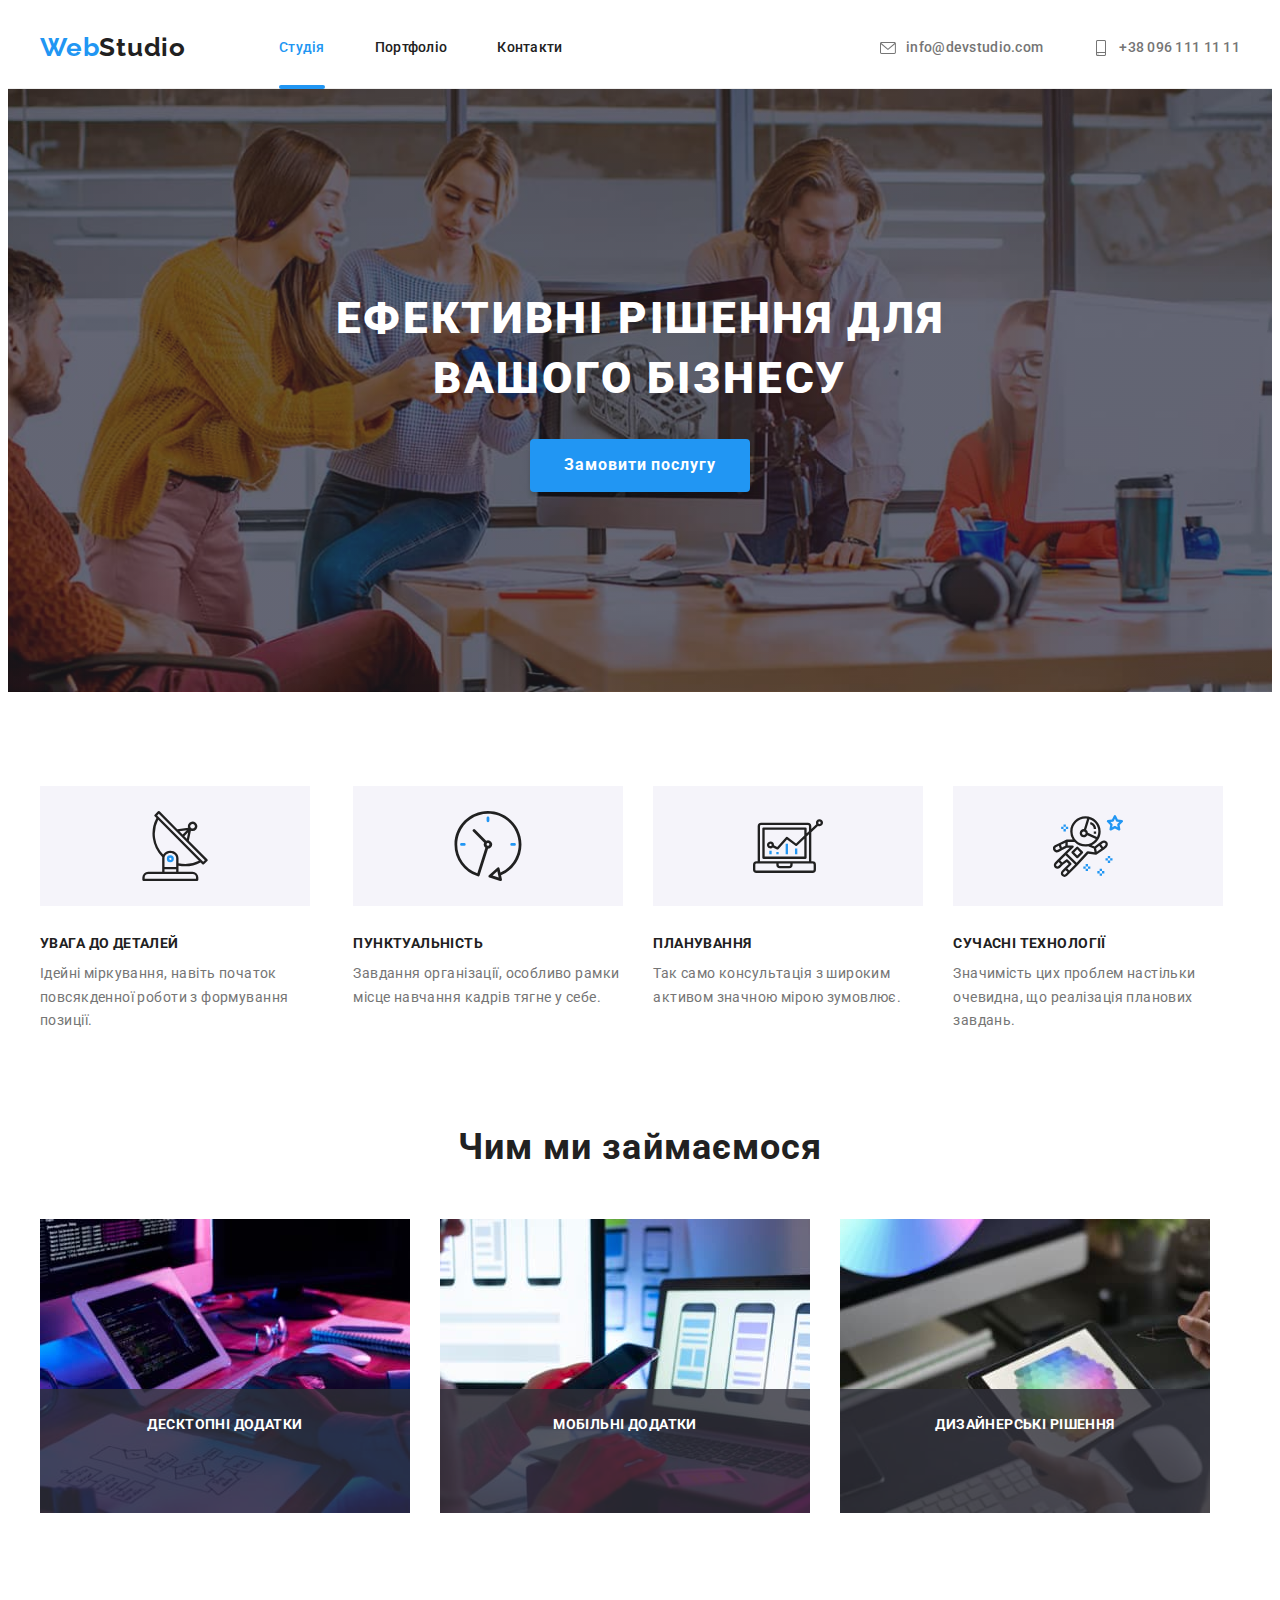
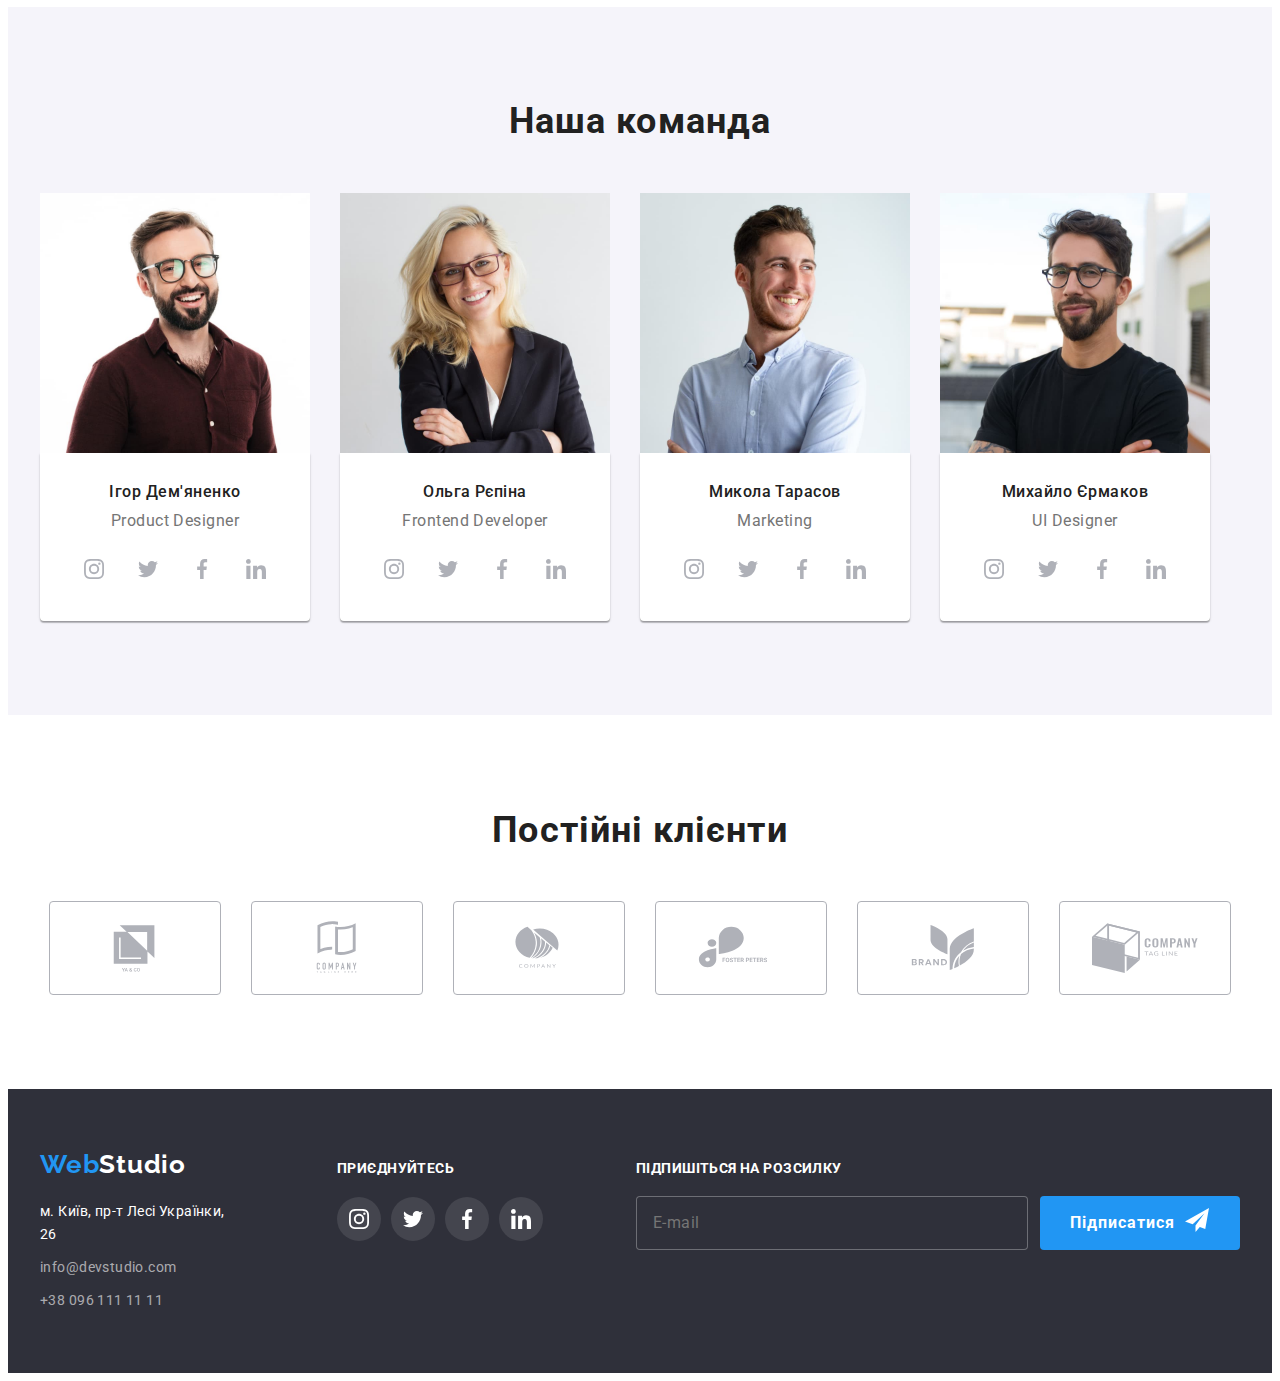
<file: index.html>
<!DOCTYPE html>
<html lang="uk">
<head>
    <meta charset="UTF-8">
    <meta http-equiv="X-UA-Compatible" content="IE=edge">
    <meta name="viewport" content="width=device-width, initial-scale=1.0">
    <title>WebStudio</title>
    <link rel="preconnect" href="https://fonts.googleapis.com">
    <link rel="preconnect" href="https://fonts.gstatic.com" crossorigin>
    <link href="https://fonts.googleapis.com/css2?family=Raleway:wght@700&family=Roboto:wght@400;500;700;900&display=swap" rel="stylesheet">
    <link rel="stylesheet" href="https://cdnjs.cloudflare.com/ajax/libs/modern-normalize/1.1.0/modern-normalize.min.css" integrity="sha512-wpPYUAdjBVSE4KJnH1VR1HeZfpl1ub8YT/NKx4PuQ5NmX2tKuGu6U/JRp5y+Y8XG2tV+wKQpNHVUX03MfMFn9Q==" crossorigin="anonymous" referrerpolicy="no-referrer" />
    <link rel="stylesheet" href="./css/style.css">
</head>
<body>
    <header class="header">
        <div class="container header-container">
            <nav class="nav-header"> 
                <a class="header-logo link" href="#"> <span class="logo">Web</span>Studio</a>
                    <ul class="header-list list">
                        <li class="header-item">
                            <a class="header-link link current" href="./index.html">Студія</a>
                        </li>
                        <li class="header-item">
                            <a class="header-link link" href="./portfolio.html">Портфоліо</a>
                        </li>
                        <li class="header-item">
                            <a class="header-link link" href="#">Контакти</a>
                        </li>
                            
                    </ul>
               
             </nav>
             <div class="header-conect">
                <ul class="header-list  list">
                    <li class="header-item"><a class="header-mail link" href="mailto:info@devstudio.com">
                     <svg class="conect-icon" width="16" height="12">
                        <use href="./image/symbol-defs.svg#icon-envelope-hover"></use>
                     </svg>info@devstudio.com</a></li>
                    <li class="header-item"><a class="header-tel link" href="tel:+380961111111">
                        <svg class="conect-icon" width="10" height="16" >
                            <use href="./image/symbol-defs.svg#icon-smartphone01"></use>
                        </svg>
                        +38 096 111 11 11</a></li>
                 </ul>
             </div>
             
        </div>
   
    </header>
    
    <main>
        <section class="hero">
            <div class="container">
                <h1 class="hero-title">Ефективні рішення для вашого бізнесу</h1>
                <button class="hero-btn-text" data-modal-open type="button">Замовити послугу</button>
            </div>
            
        </section>
    
    <section class="heading">
        <div class="container"> 
            <h2 class="visually-hidden">Особливості WebStudio</h2>
            <ul class="heading-item">
                <li class="heading-list list">
                    <div class="header-back">
                <svg class="heading-icon" width="70" height="70">
                  <use href="./image/symbol-defs.svg#icon-antenna"></use>
                </svg>
                    </div>
                    <h3 class="heading-subtitle">Увага до деталей</h3>
                    <p class="heading-text">Ідейні міркування,  навіть початок повсякденної роботи з формування позиції.</p>
                </li>
                <li class="heading-list list">
                    <div class="header-back">
                        <svg class="heading-icon" width="70" height="70">
                          <use href="./image/symbol-defs.svg#icon-clock"></use>
                        </svg>
                            </div>
                    <h3 class="heading-subtitle" >Пунктуальність</h3>
                    <p class="heading-text">Завдання організації, особливо рамки  місце навчання кадрів тягне у себе.</p>
                </li>
                <li class="heading-list list">
                    <div class="header-back">
                        <svg class="heading-icon" width="70" height="70">
                          <use href="./image/symbol-defs.svg#icon-diagram"></use>
                        </svg>
                            </div>
                    <h3 class="heading-subtitle">Планування</h3>
                    <p class="heading-text">Так само консультація з широким активом значною мірою зумовлює.</p>
                </li>
                <li class="heading-list list">
                    <div class="header-back">
                        <svg class="heading-icon" width="70" height="70">
                          <use href="./image/symbol-defs.svg#icon-astronaut"></use>
                        </svg>
                            </div>
                    <h3 class="heading-subtitle">Сучасні технології</h3>
                    <p class="heading-text">Значимість цих проблем настільки очевидна, що реалізація планових завдань.</p>
                </li>
            </ul>
        </div>
        
    </section>
        <section class="example">
            <div class="container">
                <h2 class="example-headline">Чим ми займаємося</h2>
                <ul class="example-item"> 
                    <li class="example-list list"><a class="section-link" href="">
                        <img src="./image/box1.jpg" 
                        alt="Написання структури сайту" 
                        width="370" 
                        height="294">
                    <p class="image-text">Десктопні додатки</p>
                    </a> </li>
                    <li class="example-list list"><a class="section-link" href="">
                        <img src="./image/box2.jpg" 
                        alt="Тестування додатку"  
                        width="370" 
                        height="294">
                        <p class="image-text">Мобільні додатки</p>
                    </a>
                       </li>
                    <li class="example-list list"><a class="section-link" href="">
                        <img src="./image/box3.jpg" 
                        alt="Створення графічного дизайну"  
                        width="370" 
                        height="294">
                        <p class="image-text">Дизайнерські рішення</p>
                    </a>
                       </li>
                </ul>
            </div>
         
        </section>
        
        <section class="team">
        <div class="container">
            <h2 class="team-title">Наша команда</h2>
        <ul class="team-item">
            <li class="team-list list">
               <img src="./image/igor.jpg" 
               alt="дизайнер продукту Ігор Дем'яненко" 
               width="270" 
               height="260">
               <div class="team-list-content">
                <h3 class="team-subtitle">Ігор Дем'яненко</h3>
                <p class="team-text">Product Designer</p>
                <ul class="team-soc-list list">
                    <li class="team-soc-item"><a class="team-soc-link" href="">
                        <svg class="team-soc-icon" width="20" height="20">
                        <use href="./image/symbol-defs.svg#icon-instagram"></use>
                    </svg></a>
                    </li>
                    <li class="team-soc-item"><a class="team-soc-link" href="">
                        <svg class="team-soc-icon" width="20" height="20">
                        <use href="./image/symbol-defs.svg#icon-twitter"></use>
                    </svg></a></li>
                    <li class="team-soc-item"><a class="team-soc-link" href="">
                        <svg class="team-soc-icon" width="20" height="20">
                        <use href="./image/symbol-defs.svg#icon-facebook"></use>
                    </svg></a></li>
                    <li class="team-soc-item"><a class="team-soc-link" href="">
                        <svg class="team-soc-icon" width="20" height="20">
                        <use href="./image/symbol-defs.svg#icon-linkedin"></use>
                    </svg></a>
                </li>
                </ul>
               </div>
               
            </li>
            <li class="team-list list">
               <img src="./image/olga.jpg" 
               alt="Фронтенд розробник Ольга Рєпіна" 
               width="270" 
               height="260">
               <div class="team-list-content">
                <h3 class="team-subtitle">Ольга Рєпіна</h3>
                <p class="team-text">Frontend Developer</p>
                <ul class="team-soc-list list">
                    <li class="team-soc-item"><a class="team-soc-link" href="">
                        <svg class="team-soc-icon" width="20" height="20">
                        <use href="./image/symbol-defs.svg#icon-instagram"></use>
                    </svg></a>
                    </li>
                    <li class="team-soc-item"><a class="team-soc-link" href="">
                        <svg class="team-soc-icon" width="20" height="20">
                        <use href="./image/symbol-defs.svg#icon-twitter"></use>
                    </svg></a></li>
                    <li class="team-soc-item"><a class="team-soc-link" href="">
                        <svg class="team-soc-icon" width="20" height="20">
                        <use href="./image/symbol-defs.svg#icon-facebook"></use>
                    </svg></a></li>
                    <li class="team-soc-item"><a class="team-soc-link" href="">
                        <svg class="team-soc-icon" width="20" height="20">
                        <use href="./image/symbol-defs.svg#icon-linkedin"></use>
                    </svg></a>
                </li>
                </ul>
            </div>
               
            </li>
            <li class="team-list list">
                <img src="./image/mukola.jpg" 
                alt="Маркетинг Микола Тарасов" 
                width="270" 
                height="260">
                <div class="team-list-content">
                <h3 class="team-subtitle">Микола Тарасов</h3>
                <p class="team-text">Marketing</p>
                <ul class="team-soc-list list">
                    <li class="team-soc-item"><a class="team-soc-link" href="">
                        <svg class="team-soc-icon" width="20" height="20">
                        <use href="./image/symbol-defs.svg#icon-instagram"></use>
                    </svg></a>
                    </li>
                    <li class="team-soc-item"><a class="team-soc-link" href="">
                        <svg class="team-soc-icon" width="20" height="20">
                        <use href="./image/symbol-defs.svg#icon-twitter"></use>
                    </svg></a></li>
                    <li class="team-soc-item"><a class="team-soc-link" href="">
                        <svg class="team-soc-icon" width="20" height="20">
                        <use href="./image/symbol-defs.svg#icon-facebook"></use>
                    </svg></a></li>
                    <li class="team-soc-item"><a class="team-soc-link" href="">
                        <svg class="team-soc-icon" width="20" height="20">
                        <use href="./image/symbol-defs.svg#icon-linkedin"></use>
                    </svg></a>
                </li>
                </ul>
                </div>
                
            </li>
            <li class="team-list list">
                <img src="./image/muhailo.jpg" 
                alt="Дизайнер Михайло Єрмаков" 
                width="270" 
                height="260">
                <div class="team-list-content">
                 <h3 class="team-subtitle">Михайло Єрмаков</h3>
                 <p class="team-text">UI Designer</p>
                 <ul class="team-soc-list list">
                    <li class="team-soc-item"><a class="team-soc-link" href="">
                        <svg class="team-soc-icon" width="20" height="20">
                        <use href="./image/symbol-defs.svg#icon-instagram"></use>
                    </svg></a>
                    </li>
                    <li class="team-soc-item"><a class="team-soc-link" href="">
                        <svg class="team-soc-icon" width="20" height="20">
                        <use href="./image/symbol-defs.svg#icon-twitter"></use>
                    </svg></a></li>
                    <li class="team-soc-item"><a class="team-soc-link" href="">
                        <svg class="team-soc-icon" width="20" height="20">
                        <use href="./image/symbol-defs.svg#icon-facebook"></use>
                    </svg></a></li>
                    <li class="team-soc-item"><a class="team-soc-link" href="">
                        <svg class="team-soc-icon" width="20" height="20">
                        <use href="./image/symbol-defs.svg#icon-linkedin"></use>
                    </svg></a>
                </li>
                </ul>
                </div>
                
            </li>
        </ul>
        </div>
    </section>
    <section class="client">
        <div class="container">
            <h2 class="client-heading">Постійні клієнти</h2>
            <ul class="client-item">
                <li class="client-list list"><a class="client-link" href="">
                <svg class="client-icon" width="106" height="60">
                    <use href="./image/symbol-defs.svg#icon-ya_co"></use>
                </svg></a>
                </li>
                <li class="client-list list"><a class="client-link" href=""> 
                    <svg class="client-icon" width="106" height="60">
                        <use href="./image/symbol-defs.svg#icon-company1"></use>
                    </svg>
                </a></li>
                <li class="client-list list"><a class="client-link" href="">
                    <svg class="client-icon" width="106" height="60">
                        <use href="./image/symbol-defs.svg#icon-company2"></use>
                    </svg>
                </a></li>
                <li class="client-list list"><a class="client-link" href=""> 
                    <svg class="client-icon" width="106" height="60">
                        <use href="./image/symbol-defs.svg#icon-foster-peters"></use>
                    </svg>
                </a></li>
                <li class="client-list list"><a class="client-link" href="">
                    <svg class="client-icon" width="106" height="60">
                        <use href="./image/symbol-defs.svg#icon-brand"></use>
                    </svg>
                </a></li>
                <li class="client-list list"><a class="client-link" href="">
                    <svg class="client-icon" widht="106" height="60">
                        <use href="./image/symbol-defs.svg#icon-company03"></use>
                    </svg>
                </a></li>
            </ul>
        </div>
    </section>
</main>    
    <footer class="footer">
        <div class="container footer-container">  
            <div class="footer-nav">
                <a class="footer-logo link" href="#"><span class="logo">Web</span>Studio</a>
            <address class="footer-address">
               <ul class="footer-list list">
                <li class="footer-item"><a class="footer-map link " href="https://goo.gl/maps/49r9p46qc7W9gdbS7" target="_blank" rel="noreferrer noopener nofollow">м. Київ, пр-т Лесі Українки, 26</a></li>
                <li class="footer-item"><a class="footer-mail link" href="mailto:info@devstudio.com">info@devstudio.com</a></li>
                <li class="footer-item"><a class="footer-tel link" href="tel:+380961111111">+38 096 111 11 11</a></li>
               </ul>
            </address> 
            </div>
            
       
        <div class="footer-soc">
            <p class="footer-text">Приєднуйтесь</p>
            <ul class="footer-soc-list list">
                <li class="footer-soc-item"><a class="footer-soc-link link" href="">
                    <svg class="footer-soc-icon" width="20" height="20">
                        <use href="./image/symbol-defs.svg#icon-instagram-1"></use>
                    </svg>
                </a></li>
                <li class="footer-soc-item"><a class="footer-soc-link link" href=""> 
                    <svg class="footer-soc-icon" width="20" height="20">
                    <use href="./image/symbol-defs.svg#icon-twitter-1"></use>
                </svg>
            </a></li>
                <li class="footer-soc-item"><a class="footer-soc-link link" href=""> 
                    <svg class="footer-soc-icon" width="20" height="20">
                    <use href="./image/symbol-defs.svg#icon-facebook-1"></use>
                </svg>
            </a></li>
                <li class="footer-soc-item"><a class="footer-soc-link link" href="">
                    <svg class="footer-soc-icon" width="20" height="20">
                    <use href="./image/symbol-defs.svg#icon-linkedin-1"></use>
                </svg></a></li>
            </ul>
        </div>
        <div class="footer-soc">
            <p class="footer-soc-title">Підпишіться на розсилку</p>
            <form class="subscription">
                <input class="form-email" type="email" name="email" id="email" placeholder="E-mail">
                <button type="submit" class="footer-btn">Підписатися
                    <svg class="footer-icons" width="24" height="24">
                        <use href="./image/symbol-defs.svg#icon-icon-send"></use>
                    </svg>
                </button>
            </form>
        </div>
    </div>
    </footer>
<div class="backdrop is-hidden" data-modal>
    <div class="modal">
        <button type="button" data-modal-close class="modal-btn">
            <svg class="modal-clost-icon" width="18" height="18">
                <use href="./image/symbol-defs.svg#icon-close-black"></use>
            </svg>
        </button>
        <p class="modal-title">Залиште свої дані, ми вам передзвонимо</p>
        <form>
            <div class="modal-field">
                <label for="user-name" class="modal-label">Ім'я</label>
            <div class="input-wrap">
                <input type="text" class="modal-input" name="user-name" required/>
                <svg class="modal-input-icon" width="18" height="18">
                    <use href="./image/symbol-defs.svg#icon-person-black-18dp"></use>
                </svg>
            </div>
            </div>
            <div class="modal-field">
             <label for="user-tel" class="modal-label">Телефон</label>
             <div class="input-wrap">
                <input type="tel" class="modal-input" name="user-tel"required/>
                <svg class="modal-input-icon" width="18" height="18">
                    <use href="./image/symbol-defs.svg#icon-phone-black-18dp"></use>
                </svg>
            </div>
        </div>
            <div class="modal-field">
           <label for="user-email" class="modal-label">Пошта</label>
           <div class="input-wrap"><input type="email" class="modal-input" name="user-email" required/>
            <svg class="modal-input-icon" width="18" height="18">
                <use href="./image/symbol-defs.svg#icon-email-black-18dp"></use>
            </svg>
        </div>
    </div>
        <div class="modal-field-comment">
           <label for="user-text" class="modal-label"> Коментар </label>
            <textarea  name="user-text" 
            id="user-text" 
            class="modal-comment" 
            placeholder="Введіть текст"></textarea>
        </div>
      
            <input type="checkbox" class="input-check visually-hidden" name="privacy" value="true" id="privacy"/>
            <label for="privacy" class="check-text">
                <span>
                    <svg class="check-icon" width="16" height="15">
                        <use href="./image/symbol-defs.svg#icon-check-1"></use>
                    </svg>
                </span>
                Погоджуюся з розсилкою та приймаю  <a href="#" class="check-cont">Умови договору</a></label>
           
        
         <button class="send-button" type="submit">Відправити</button>
    </form>
    </div>
</div>
      <script src="./js/modal.js"></script>  
    </body>
</html>
</file>
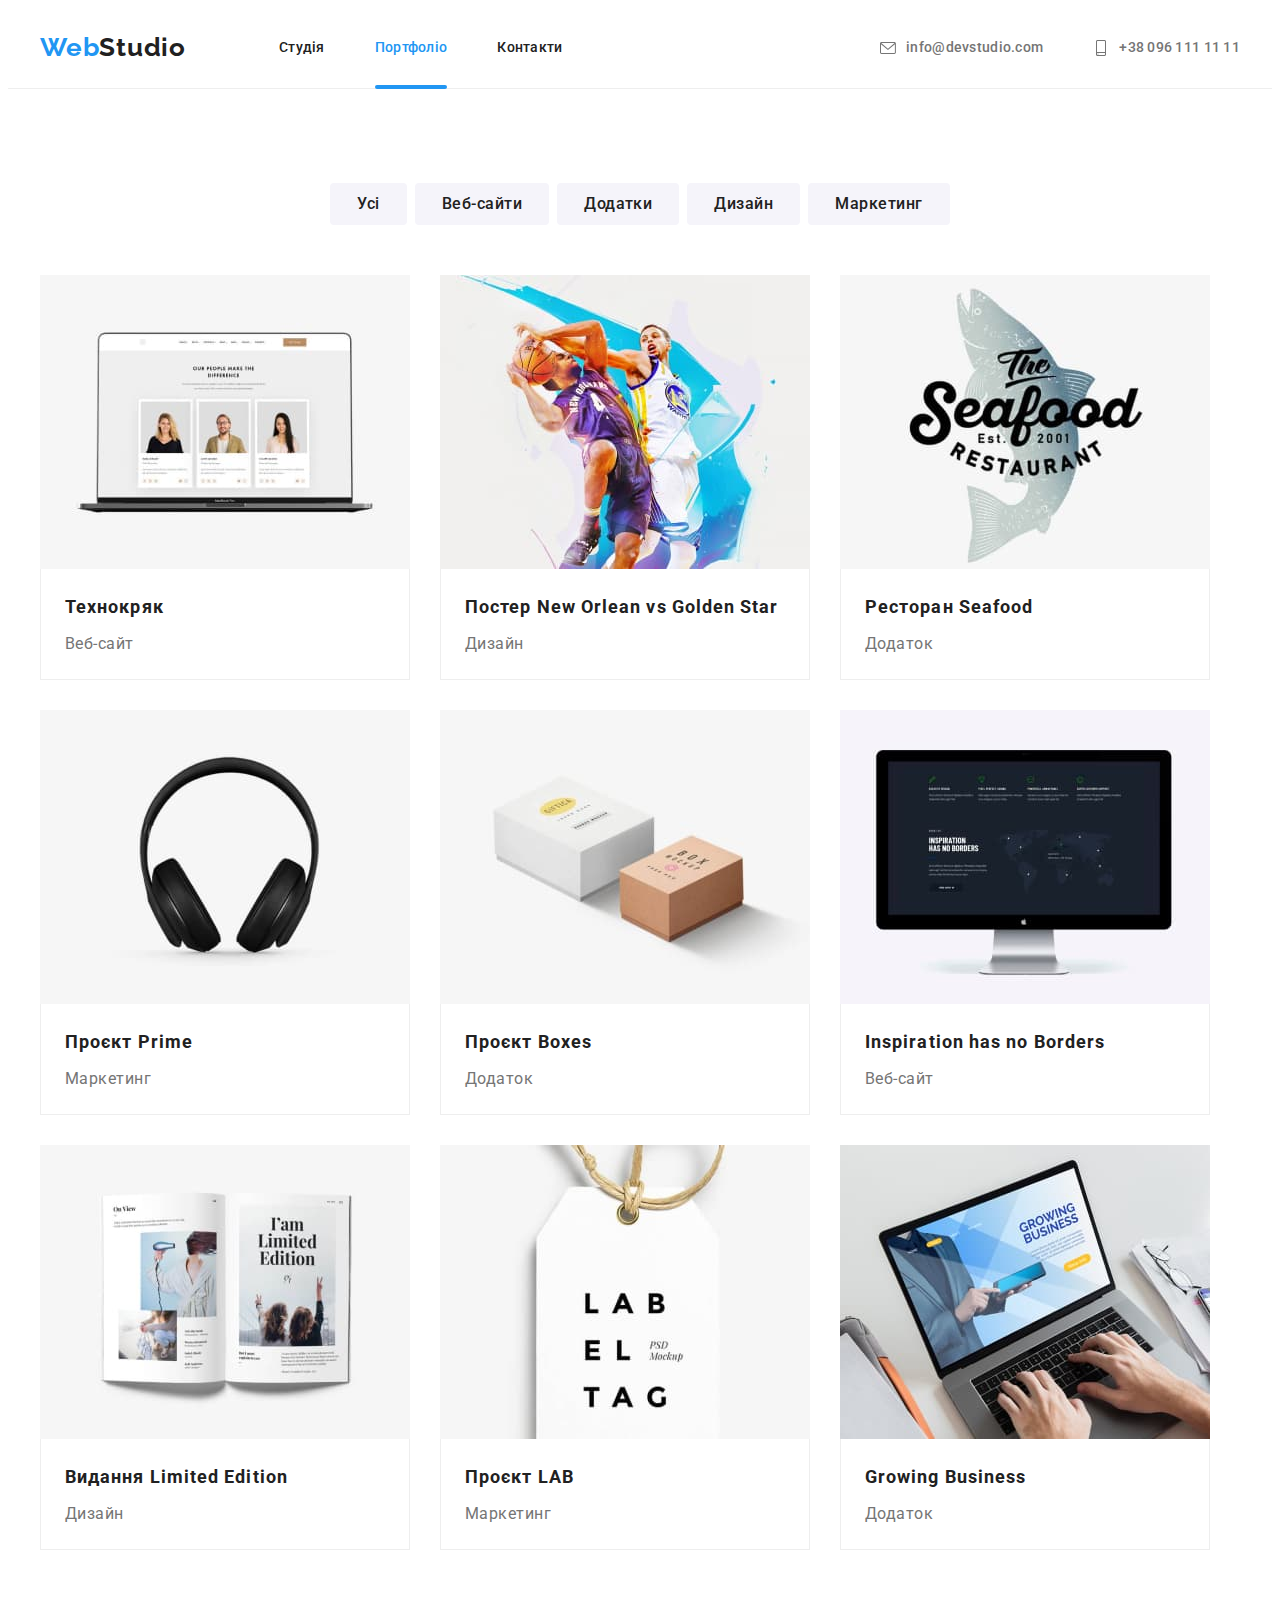
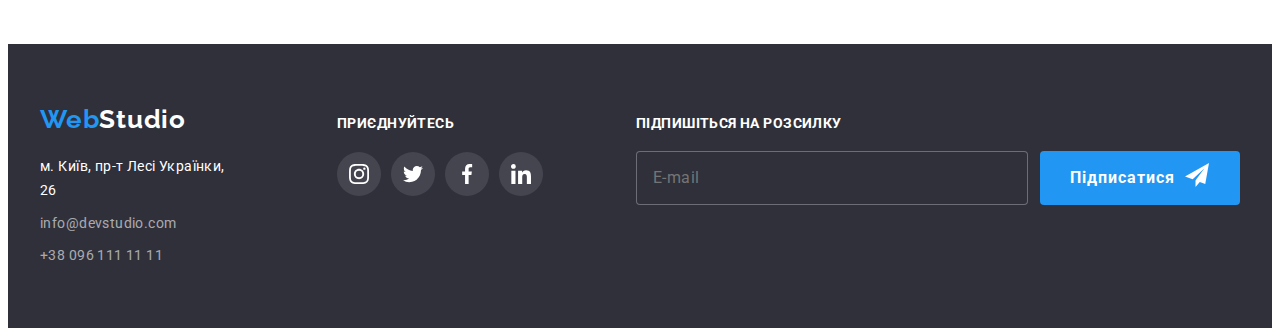
<file: portfolio.html>
<!DOCTYPE html>
<html lang="uk">
<head>
    <meta charset="UTF-8">
    <meta http-equiv="X-UA-Compatible" content="IE=edge">
    <meta name="viewport" content="width=device-width, initial-scale=1.0">
    <title>WebStudio</title>
    <link rel="preconnect" href="https://fonts.googleapis.com">
    <link rel="preconnect" href="https://fonts.gstatic.com" crossorigin>
    <link href="https://fonts.googleapis.com/css2?family=Raleway:wght@700&family=Roboto:wght@400;500;700;900&display=swap" rel="stylesheet">
    <link rel="stylesheet" href="https://cdnjs.cloudflare.com/ajax/libs/modern-normalize/1.1.0/modern-normalize.min.css" integrity="sha512-wpPYUAdjBVSE4KJnH1VR1HeZfpl1ub8YT/NKx4PuQ5NmX2tKuGu6U/JRp5y+Y8XG2tV+wKQpNHVUX03MfMFn9Q==" crossorigin="anonymous" referrerpolicy="no-referrer" />
    <link rel="stylesheet" href="./css/style.css">
       
</head>
<body>
    <header class="header">
        <div class="container header-container">
            <nav class="nav-header"> 
                <a class="header-logo link" href="./index.html"><span class="logo">Web</span>Studio</a>
                    <ul class="header-list list">
                        <li class="header-item">
                            <a class="header-link link" href="./index.html">Студія</a>
                        </li>
                        <li class="header-item">
                            <a class="header-link link current" href="./portfolio.html">Портфоліо</a>
                        </li>
                        <li class="header-item">
                            <a class="header-link link" href="#">Контакти</a>
                        </li>
                            
                    </ul>
               
             </nav>
             <div class="header-conect">
                <ul class="header-list  list">
                    <li class="header-item"><a class="header-mail link" href="mailto:info@devstudio.com">
                     <svg class="conect-icon" width="16" height="12">
                        <use href="./image/symbol-defs.svg#icon-envelope-hover"></use>
                     </svg>info@devstudio.com</a></li>
                    <li class="header-item"><a class="header-tel link" href="tel:+380961111111">
                        <svg class="conect-icon"  width="10" height="16" >
                            <use href="./image/symbol-defs.svg#icon-smartphone01"></use>
                        </svg>
                        +38 096 111 11 11</a></li>
                 </ul>
             </div>
             
        </div>
    </header>
    
        <main>
            <section class="subject">
                <div class="container">
                    <h1 class="visually-hidden">Особливості</h1>
            <ul class="subject-item">
                <li class="subject-list list"><button class="subject-btn" type="button">Усі</button></li>
                <li class="subject-list list"><button class="subject-btn" type="button">Веб-сайти</button></li>
                <li class="subject-list list"><button class="subject-btn" type="button">Додатки</button></li>
                <li class="subject-list list"><button class="subject-btn" type="button">Дизайн</button></li>
                <li class="subject-list list"><button class="subject-btn" type="button">Маркетинг</button></li>
            </ul>
            
            <ul class="projects-item">
               
                <li class="projects-list list">
                        <a class="projects-link link" href="">
                            <div class="project-top-wrap">
                                <img src="./image/Technocrack1.jpg" 
                            alt=" Розробка веб-сайту Технокряк" 
                            width="370" 
                            height="294">
                            <p class="project-top-text">Ресурс пропонує комплексні пропозиції з різним рівнем функціоналу та сервісів. 
                                Все це дозволить відвідувачу отримати вичерпні відомості про компанію чи приватну особу.</p>
                            </div>
                            <div class="project-list-content">
                                <h3 class="project-name">Технокряк</h3>
                                <p class="projects-text">Веб-сайт</p>
                            </div>
                            
                        </a>
                        
                </li>
                
                <li class="projects-list list">
                    <a class="projects-link link" href="">
                        <div class="project-top-wrap">
                            <img src="./image/Poster2.jpg" 
                            alt="Дизайн проект для сайту з постерами"
                            width="370" 
                            height="294">
                            <p class="project-top-text">Ресурс пропонує комплексні пропозиції з різним рівнем функціоналу та сервісів.
                                 Все це дозволить відвідувачу отримати вичерпні відомості про компанію чи приватну особу.</p>
                        </div>
                       
                        <div class="project-list-content">
                            <h3 class="project-name">Постер New Orlean vs Golden Star</h3>
                            <p class="projects-text">Дизайн</p>
                        </div>
                    </a>
                    
                </li>
                
                <li class="projects-list list">
                       <a class="projects-link link" href="#"> 
                        <div class="project-top-wrap">
                            <img src="./image/Restaurant3.jpg" 
                            alt="Розробка додатку для ресторану морської їжі"  
                            width="370" 
                            height="294">
                            <p class="project-top-text">Ресурс пропонує комплексні пропозиції з різним рівнем функціоналу та сервісів. 
                                Все це дозволить відвідувачу отримати вичерпні відомості про компанію чи приватну особу.</p>
                        </div>
                       
                        <div class="project-list-content">
                            <h3 class="project-name">Ресторан Seafood</h3>
                            <p class="projects-text">Додаток</p>
                        </div>
                       
                    </a>
                    
                </li>
                <li class="projects-list list">
                    <a class="projects-link link" href=""> 
                        <div class="project-top-wrap">
                            <img src="./image/ProjectPrime4.jpg" 
                            alt="Маркетинг для Прайм проекту"  
                            width="370" 
                            height="294">
                            <p class="project-top-text">Ресурс пропонує комплексні пропозиції з різним рівнем функціоналу та сервісів.
                                 Все це дозволить відвідувачу отримати вичерпні відомості про компанію чи приватну особу.</p>
                        </div>
                       
                        <div class="project-list-content">
                            <h3 class="project-name">Проєкт Prime</h3>
                            <p class="projects-text">Маркетинг</p>
                        </div>
                        
                    </a>
                        
                  
                </li>
                <li class="projects-list list">
                    <a class="projects-link link" href=""> 
                        <div class="project-top-wrap">
                            <img src="./image/Boxesproject5.jpg" 
                        alt="Додаток для оформлення боксів з власним лого"  
                        width="370" 
                        height="294">
                        <p class="project-top-text">Ресурс пропонує комплексні пропозиції з різним рівнем функціоналу та сервісів.
                             Все це дозволить відвідувачу отримати вичерпні відомості про компанію чи приватну особу.</p>
                        </div>
                        
                        <div class="project-list-content">
                            <h3 class="project-name">Проєкт Boxes</h3>
                            <p class="projects-text">Додаток</p>
                        </div>
                        
                    </a>
                       
                    
                </li>
               <li class="projects-list list">
                    <a class="projects-link link" href=""> 
                        <div class="project-top-wrap">
                            <img src="./image/Inspiration6.jpg" 
                        alt="Розробка веб-сайту Натхнення немає меж"  
                        width="370" 
                        height="294">
                        <p class="project-top-text">Ресурс пропонує комплексні пропозиції з різним рівнем функціоналу та сервісів.
                             Все це дозволить відвідувачу отримати вичерпні відомості про компанію чи приватну особу.</p>
                        </div>
                        
                        <div class="project-list-content">
                            <h3 class="project-name">Inspiration has no Borders</h3>
                            <p class="projects-text">Веб-сайт</p>
                        </div>
                        
                    </a>
                       
                  
                </li>
                <li class="projects-list list">
                    <a class="projects-link link" href="">
                        <div class="project-top-wrap">
                            <img src="./image/Edition7.jpg" 
                        alt="Дизайн для обмеженого видання"  
                        width="370" 
                        height="294">
                        <p class="project-top-text">Ресурс пропонує комплексні пропозиції з різним рівнем функціоналу та сервісів.
                             Все це дозволить відвідувачу отримати вичерпні відомості про компанію чи приватну особу.</p>
                            </div>
                        <div class="project-list-content">
                            <h3 class="project-name">Видання Limited Edition</h3>
                            <p class="projects-text">Дизайн</p>
                        </div>
                       
                    </a>
                        
                    
                </li>
                <li class="projects-list list">
                    <a class="projects-link link" href=""> 
                        <div class="project-top-wrap">
                            <img src="./image/LABproject8.jpg"
                        alt="Маркетинг для проекту лаборатої"  
                        width="370" 
                        height="294">
                        <p class="project-top-text">Ресурс пропонує комплексні пропозиції з різним рівнем функціоналу та сервісів.
                             Все це дозволить відвідувачу отримати вичерпні відомості про компанію чи приватну особу.</p>
                        </div>
                        
                        <div class="project-list-content">
                            <h3 class="project-name">Проєкт LAB</h3>
                            <p class="projects-text">Маркетинг</p>
                        </div>
                        
                    </a>
                       
                    
                </li>
                <li class="projects-list list">
                    <a  class="projects-link link" href=""> 
                        <div class="project-top-wrap">
                            <img src="./image/GrowingBusiness9.jpg" 
                            alt="Розробка додатку для Зростаючого бізнесу" 
                            width="370" 
                            height="294">
                            <p class="project-top-text">Ресурс пропонує комплексні пропозиції з різним рівнем функціоналу та сервісів.
                                 Все це дозволить відвідувачу отримати вичерпні відомості про компанію чи приватну особу.</p>
                        </div>
                       
                        <div class="project-list-content"> 
                            <h3 class="project-name">Growing Business</h3>
                            <p class="projects-text">Додаток</p>
                        </div>
                       
                    </a>
                        
                    
                </li>

            </ul>
                </div>
                


         </section>
        </main>
        <footer class="footer">
            <div class="container footer-container">  
                <div class="footer-nav">
                    <a class="footer-logo link" href="#"><span class="logo">Web</span>Studio</a>
                <address class="footer-address">
                   <ul class="footer-list list">
                    <li class="footer-item"><a class="footer-map link " href="https://goo.gl/maps/49r9p46qc7W9gdbS7" target="_blank" rel="noreferrer noopener nofollow">м. Київ, пр-т Лесі Українки, 26</a></li>
                    <li class="footer-item"><a class="footer-mail link" href="mailto:info@devstudio.com">info@devstudio.com</a></li>
                    <li class="footer-item"><a class="footer-tel link" href="tel:+380961111111">+38 096 111 11 11</a></li>
                   </ul>
                </address> 
                </div>
                
           
            <div class="footer-soc">
                <p class="footer-text">Приєднуйтесь</p>
                <ul class="footer-soc-list list">
                    <li class="footer-soc-item"><a class="footer-soc-link link" href="">
                        <svg class="footer-soc-icon" width="20" height="20">
                            <use href="./image/symbol-defs.svg#icon-instagram-1"></use>
                        </svg>
                    </a></li>
                    <li class="footer-soc-item"><a class="footer-soc-link link" href=""> 
                        <svg class="footer-soc-icon" width="20" height="20">
                        <use href="./image/symbol-defs.svg#icon-twitter-1"></use>
                    </svg>
                </a></li>
                    <li class="footer-soc-item"><a class="footer-soc-link link" href=""> 
                        <svg class="footer-soc-icon" width="20" height="20">
                        <use href="./image/symbol-defs.svg#icon-facebook-1"></use>
                    </svg>
                </a></li>
                    <li class="footer-soc-item"><a class="footer-soc-link link" href="">
                        <svg class="footer-soc-icon" width="20" height="20">
                        <use href="./image/symbol-defs.svg#icon-linkedin-1"></use>
                    </svg></a></li>
                </ul>
            </div>
            <div class="footer-soc">
                <p class="footer-soc-title">Підпишіться на розсилку</p>
                <form class="subscription">
                    <input class="form-email" type="email" name="email" id="email" placeholder="E-mail">
                    <button type="submit" class="footer-btn">Підписатися
                        <svg class="footer-icons" width="24" height="24">
                            <use href="./image/symbol-defs.svg#icon-icon-send"></use>
                        </svg>
                    </button>
                </form>
            </div>
        </div>
        </footer>
</body>
</html>
</file>
<file: css/style.css>
:root{
    --main-color: #212121;
    --accent-color: #2196F3;
    --subtitle-colour: #757575;
    --hero-title: #FFFFFF;
    --color-section: #2F303A;
    --color-section2: #F5F4FA;
    --footer:rgba(255, 255, 255, 0.6);
    --btn-focus: #188CE8;
    --background-btn-port: #F5F4FA;
    --border-cont: #EEEEEE;
    --soc-link: #AFB1B8;
    --hero-bg-col:  #C4C4C4;
   }

   p,
   h1,
   h2,
   h3,
   h4,
   h5,
   h6 {
    margin: 0;
}

ul,p{
    margin: 0;
    padding-left: 0;
}

img {
    display: block;
}

body{
    font-family: "Roboto", sans-serif; 
    color: var(--main-color);
    background-color: var(--hero-title);
}

.list{
  list-style: none;  
}
.link{
    text-decoration: none;
}

.container{
    width: 1200px;
    padding-left: 15px;
    padding-right: 15px;
    margin: 0 auto;

}
/*=====HEADER=====*/
.header {
    border-bottom: 1px solid var(--border-cont);

}
.header-logo{
    font-family: 'Raleway', suns-serif;
    font-weight: 700;
    font-size: 26px;
    line-height: 1.19;
    letter-spacing: 0.03em;
    color: var(--main-color);
    margin-right: 93px;
    padding-top: 24px;
    padding-bottom: 25px;
   

}

.logo {
    color: var(--accent-color);
}

.header-list{
    display: flex;
    gap: 50px;
}
.nav-header{
   display: flex; 
   align-items: center;
}
.header-container{
    display: flex;
    align-items: center;
    justify-content: space-between;
    gap: 50px;
}
.header-conect{
   display: flex;
   margin-left: auto;
   gap: 30px;
}

.header-link{
    position: relative;
    font-weight: 500;
    font-size: 14px;
    line-height: 1.14;
    letter-spacing: 0.02em;
    color: var(--main-color);
    padding-top: 32px;
    padding-bottom: 32px;
    display: block;
    text-decoration: none;
    color: currentColor;
    transition-property: color;
    transition-duration: 250ms;
    transition-timing-function: cubic-bezier(0.4, 0, 0.2, 1);
}
    


.header-link.current {
    color: var(--accent-color);
    }


.current::after{
    content: " ";
    position: absolute;
    left: 0;
    bottom: 0;
    display: block;
    width: 100%;
    height: 4px;
    background-color: var(--accent-color);
    bottom: -1px;
    border-radius: 2px; 
       
}
    

.header-mail{
    font-weight: 500;
    font-size: 14px;
    line-height: 1.14;
    letter-spacing: 0.02em;
    color: var(--subtitle-colour);
    padding-top: 32px;
    padding-bottom: 32px;
    display: flex;
    align-items: center;
    transition-property: color;
    transition-duration: 250ms;
    transition-timing-function: cubic-bezier(0.4, 0, 0.2, 1);

}

.header-tel{
    font-weight: 500;
    font-size: 14px;
    line-height: 1.14;
    letter-spacing: 0.02em;
    color: var(--subtitle-colour);
    padding-top: 32px;
    padding-bottom: 32px;
    display: flex;
    align-items: center;
    transition-property: color;
    transition-duration: 250ms;
    transition-timing-function: cubic-bezier(0.4, 0, 0.2, 1);

}

.conect-icon{
    width: 16px;
    margin-right: 10px;
    fill: currentColor;
}

.header-mail:hover,
.header-mail:focus {
    color: var(--accent-color);
}


.header-tel:hover,
.header-tel:focus{
    color: var(--accent-color);
}


.header-link:hover,
.header-link:focus{
    color: var(--accent-color)
}


/*=====HERO=====*/
.hero {
 padding-top: 200px;
 padding-bottom: 200px;
}
.hero{
    margin: 0 auto;
    text-align: center;
    align-items: center;
    max-width: 1600px;
    background-color: var(--hero-bg-col);
    text-align: center;
    background-image:linear-gradient(rgba(47, 48, 58, 0.4),rgba(47, 48, 58, 0.4)),
    url(../image/fon.jpg);
    background-repeat: no-repeat;
    background-position: center;
    background-size: cover;

}

.hero-title{
    font-weight: 900;
    font-size: 44px;
    line-height: 1.36;
    letter-spacing: 0.06em;
    color: var(--hero-title);
    text-transform: uppercase;
    width: 696px;
    margin: 0 auto;
    
  
}
.hero-btn-text{
    font-family: inherit;
    font-weight: 700;
    font-size: 16px;
    line-height: 1.81;
    letter-spacing: 0.06em;
    color: var(--hero-title);
    background-color: var(--accent-color);
    cursor: pointer;
    border-radius: 4px;
    border-color: transparent;
    padding: 10px 32px;
    margin-top: 30px;
    box-shadow: 0px 4px 4px rgba(0, 0, 0, 0.15);
    transition-property: background-color;
    transition-duration: 250ms;
    transition-timing-function: cubic-bezier(0.4, 0, 0.2, 1);
}

   .hero-btn-text:hover,
   .hero-btn-text:focus{
    background-color: var(--btn-focus);
}

/*=====HEADING====*/
.heading {
    padding-top: 94px;
    padding-bottom: 47px;
}
.visually-hidden {
    position: absolute;
    white-space: nowrap;
    width: 1px;
    height: 1px;
    overflow: hidden;
    border: 0;
    padding: 0;
    clip: rect(0, 0, 0, 0);
    clip-path: inset(50%);
    margin: -1px;
}
.heading-item{
    display: flex;
    gap: 30px;
}
.header-back{
    width: 270px;
    height: 120px;
    background: #F5F4FA;
    margin-bottom: 30px;
    display: flex;
    align-items: center;
    justify-content: center;
}

.heading-subtitle {
    font-weight: 700;
    font-size: 14px;
    line-height: 1.14;
    letter-spacing: 0.03em;
    text-transform: uppercase;
    color: var(--main-color);
    margin-bottom: 10px;
}

.heading-text {
    font-size: 14px;
    line-height: 1.71;
    letter-spacing: 0.03em;
    color: var(--subtitle-colour);
}

/*=====EXAMPLE====*/
.example {
    padding-top: 47px;
    padding-bottom: 94px;
}
.example-headline {
    font-weight: 700;
    font-size: 36px;
    line-height: 1.16;
    text-align: center;
    letter-spacing: 0.03em;
    color: var(--main-color);
    margin-bottom: 50px;
}
.example-item{
    display: flex;
    gap: 30px;
}
 .section-link{
    position: relative;
 }
 .image-text{
    position: absolute;
    width: 370px;
    height: 70px ;
    font-weight: 700;
    font-size: 14px;
    line-height: 16px;
    text-align: center;
    bottom: 0;
    right: 0;
    padding-top: 27px;
    padding-bottom: 27px;
    letter-spacing: 0.03em;
    text-transform: uppercase;
    background-color: rgba(47, 48, 58, 0.8);
    color: var(--hero-title);
 }

/*=====TEAM====*/
.team .container{
    padding-top: 94px;
    padding-bottom: 94px;
}

.team{
    background-color: var(--color-section2);
}
.team-list{
    background-color: var(--hero-title);
}
.team-title {
    font-weight: 700;
    font-size: 36px;
    line-height: 1.16;
    letter-spacing: 0.03em;
    text-align: center;
    color: var(--main-color);
    margin-bottom: 50px;
}
.team-item{
    display: flex;
    gap: 30px;
}

.team-list-content{
    padding-top: 30px;
    padding-bottom: 30px;
}
.team-subtitle {
    font-weight: 500;
    font-size: 16px;
    line-height: 1.18;
    letter-spacing: 0.03em;
    color: var(--main-color);
    text-align: center;
    margin-bottom: 10px;
}
.team-text {
    font-size: 16px;
    line-height: 1.18;
    letter-spacing: 0.03em;
    color: var(--subtitle-colour);
    text-align: center;
    margin-bottom: 16px;
}
.team-soc-list{
    display: flex;
    justify-content: center;
    gap: 10px;
    
}
.team-soc-link{
    width: 44px;
    height: 44px;
    border-radius: 50%;
    background-color: var(--hero-title);
    display: flex;
    align-items: center;
    justify-content: center;
    color: var(--soc-link);
    transition-property: background-color, color;
    transition-duration: 250ms;
    transition-timing-function: cubic-bezier(0.4, 0, 0.2, 1);

}
.team-soc-icon{
    fill: currentColor;
}
.team-list-content{
    box-shadow: 0px 1px 3px rgba(0, 0, 0, 0.12), 0px 1px 1px rgba(0, 0, 0, 0.14), 0px 2px 1px rgba(0, 0, 0, 0.2);
border-radius: 0px 0px 4px 4px;

}

.team-soc-link:hover,
.team-soc-link:focus {
    background-color: var(--accent-color);
    color: var(--hero-title);
}

/*=====CLIENT====*/

.client{
    padding-top: 94px;
    padding-bottom: 94px;
}
.client-heading{
    font-weight: 700;
    font-size: 36px;
    line-height: 42px;
    text-align: center;
    letter-spacing: 0.03em;
    color: var(--main-color);
    margin-bottom: 50px;
    
}


.client-item{
    display: flex;
    align-items: center;
    justify-content: center;
    gap: 30px;
}
.client-link{
    width: 170px;
    height: 92px;
    border: 1px solid #AFB1B8;
    border-radius: 4px;
    background-color: var(--hero-title);
    display: flex;
    align-items: center;
    justify-content: center;
    color: #AFB1B8;
    transition-property: border-color, color;
    transition-duration: 250ms;
    transition-timing-function: cubic-bezier(0.4, 0, 0.2, 1);
}
.client-icon{
    width: 106px;
    height: 60px;
    fill: currentColor;
}

.client-link:hover, 
.client-link:focus{
color: var(--accent-color);
border-color: var(--accent-color);
}

/*=====SUBJECT====*/

.subject{
    background-color: var(--hero-title);
}
.subject {
    padding-top: 94px;
    padding-bottom: 94px;
}
.subject-btn {
    font-family: inherit;
    font-weight: 500;
    font-size: 16px;
    line-height: 1.62;
    letter-spacing: 0.03em;
    border-radius: 4px;
    border-color: transparent;
    color: var(--main-color);
    background-color: var(--background-btn-port);
    cursor: pointer;
    padding: 6px 25px;
    transition-property: box-shadow, background-color, color;
    transition-duration: 250ms;
    transition-timing-function: cubic-bezier(0.4, 0, 0.2, 1);
}


.subject-item {
    display: flex;
    margin: 0 auto;
    margin-bottom: 50px;
    gap: 8px;
    justify-content: center;
    
}

.subject-btn:hover,
.subject-btn:focus {
    color: var(--hero-title);
    background-color: var(--accent-color);
    box-shadow: 0px 3px 1px rgba(0, 0, 0, 0.1), 0px 1px 2px 
    rgba(0, 0, 0, 0.08), 0px 2px 2px rgba(0, 0, 0, 0.12);
}

/*=====PROJECT====*/

.projects-item{
    display: flex;
    flex-wrap: wrap;
    gap: 30px;
 }
 .projects-link{
    display: block;
    transition-property: box-shadow;
    transition-duration: 250ms;
    transition-timing-function: cubic-bezier(0.4, 0, 0.2, 1);
 }
 .projects-link:hover{
    box-shadow: 0px 1px 1px rgba(0, 0, 0, 0.12), 0px 4px 4px rgba(0, 0, 0, 0.06), 1px 4px 6px rgba(0, 0, 0, 0.16);
}

 .project-list-content {
    padding-top: 20px;
    padding-bottom: 20px;
    color: var(--border-cont);
    padding-left: 24px;
    background-color: var(--hero-title);
    border-left: 1px solid var(--border-cont);
    border-right: 1px solid var(--border-cont);
    border-bottom: 1px solid var(--border-cont);
}

.project-name {
    font-weight: 700;
    font-size: 18px;
    line-height: 2;
    letter-spacing: 0.06em;
    color: var(--main-color);
    text-decoration: none;
    margin-bottom: 4px; 
    
}
.projects-text {
    font-size: 16px;
    line-height: 1.88;
    letter-spacing: 0.03em;
    color: var(--subtitle-colour);
}
.project-top-wrap{
    position: relative;
    overflow: hidden;
}
.project-top-text{
    position: absolute;
    top: 0;
    left: 0;
    color: var(--hero-title);
    font-weight: 400;
    font-size: 18px;
    line-height: 28px;
    letter-spacing: 0.03em;
    background: rgba(33, 150, 243, 0.9);
    height: 100%;
    padding: 64px 24px;
    transform: translateY(101%);
    transition: transform 250ms cubic-bezier(0.4, 0, 0.2, 1);
}
.projects-list:hover .project-top-text{
    transform: translateY(0);
}


/*=====FOOTER====*/
.footer-container{
    display: flex;
    align-items: baseline;
}
.footer {
    padding-top: 60px;
    padding-bottom: 60px;
}

.footer{
    background-color: var(--color-section);
    display: flex;
} 

.footer-logo {
    font-family: 'Raleway';
    font-weight: 700;
    font-size: 26px;
    line-height: 1.19;
    letter-spacing: 0.03em;
    color: var(--hero-title);
}
.footer-nav{
    display: block;
   
}

.footer-address{
    color: var(--footer);
    margin-top: 20px;
}

.footer-item:not(:last-child){
    margin-bottom: 9px;
}

.footer-map {
    font-size: 14px;
    line-height: 1.7;
    letter-spacing: 0.03em;
    color: var(--hero-title);
    font-style: normal;
    transition-property: color;
    transition-duration: 250ms;
    transition-timing-function: cubic-bezier(0.4, 0, 0.2, 1);

}


.footer-mail {
    font-size: 14px;
    line-height: 1.7;
    letter-spacing: 0.03em;
    color: var(--footer);
    font-style: normal;
    transition-property: color;
    transition-duration: 250ms;
    transition-timing-function: cubic-bezier(0.4, 0, 0.2, 1);

}
.footer-tel {
    font-size: 14px;
    line-height: 1.7;
    letter-spacing: 0.03em;
    color: var(--footer);
    font-style: normal;
    transition-property: color;
    transition-duration: 250ms;
    transition-timing-function: cubic-bezier(0.4, 0, 0.2, 1);

}

.footer-text{
    margin-bottom: 20px;
    display: block;
    font-weight: 700;
    font-size: 14px;
    line-height: 1.14;
    letter-spacing: 0.03em;
    text-transform: uppercase;
    color: var(--hero-title);
}
.footer-soc-list{
    display: flex;
    justify-content: center;
    gap: 10px;
}
.footer-soc{
    margin-left: 70px;
}

.footer-soc-link {
    width: 44px;
    height: 44px;
    border-radius: 50%;
    background-color: rgba(255, 255, 255, 0.1);
    display: flex;
    align-items: center;
    justify-content: center;
    fill: currentColor;
    transition-property: background-color;
    transition-duration: 250ms;
    transition-timing-function: cubic-bezier(0.4, 0, 0.2, 1);

}
.footer-soc-link:hover,
.footer-soc-link:focus{
background-color: var(--accent-color);
}
.footer-map:hover,
.footer-map:focus{
    color: var(--accent-color);
}

.footer-mail:hover,
.footer-mail:focus {
    color: var(--accent-color);
}
.footer-tel:hover,
.footer-tel:focus {
    color: var(--accent-color);
}
.footer-soc {
    align-items: baseline;
    margin-top: 0;
    margin-right: auto;
    margin-left: 93px;
}
.footer-soc-title {
    color: var(--hero-title);
    font-weight: 700;
    font-size: 14px;
    line-height: 16px;
    letter-spacing: 0.03em;
    text-transform: uppercase;
    margin-bottom: 20px;
}
.subscription {
    display: flex;
}
.form-email {
    width: 358px;
    padding: 15px 16px;
    font-family: 'Roboto', sans-serif;
    font-weight: 400;
    font-size: 16px;
    line-height: 20px;
    display: flex;
    align-items: center;
    letter-spacing: 0.03em;
    background-color: var(--color-section);
    color: rgba(255, 255, 255, 0.6);
    border: 1px solid rgba(255, 255, 255, 0.3);
    border-radius: 4px;
}
.footer-btn {
    display: flex;
    width: 200px;
    cursor: pointer;
    color: var(--hero-title);
    font-family: 'Roboto', sans-serif;
    font-weight: 700;
    font-size: 16px;
    line-height: 30px;
    padding: 10px 10px 10px 28px;
    letter-spacing: 0.06em;
    border-color: transparent;
    background-color: var(--accent-color);
    border-radius: 4px;
    margin-left: 12px;
    transition: background-color 250ms cubic-bezier(0.4, 0, 0.2, 1);

}
.footer-btn:hover,
.footer-btn:focus{
    background-color: var(--btn-focus);
}
.footer-icons {
    color: var(--primary-white-color);
    margin-left: 10px;
}
.backdrop{
    position:fixed;
    top: 0;
    width: 100%; 
    height: 100%;
    background-color: rgba(0, 0, 0, 0.2);
    transition: opacity 250ms cubic-bezier(0.4, 0, 0.2, 1), visibility 250ms cubic-bezier(0.4, 0, 0.2, 1);
}
.modal{
    width: 528px;
    height: 581px;
    background-color: #FFFFFF;
    position: absolute;
    top: 50%;
    left: 50%;
    transform: translate(-50%,-50%) scale(1);
    transition: transform 250ms cubic-bezier(0.4, 0, 0.2, 1);
    padding: 40px;
}
.backdrop.is-hidden .modal{
    transform: translate(-50%,-50%) scale(0);
}
.modal-btn{
    width: 30px;
    height: 30px;
    border: 1px solid rgba(0, 0, 0, 0.1);
    border-radius: 50%;
    background-color: transparent;
    position: absolute;
    right: 10px;
    top: 10px;
    display: flex;
    align-items: center;
    justify-content: center;
    cursor: pointer;
    transition: background-color 250ms cubic-bezier(0.4, 0, 0.2, 1);
}

.modal-clost-icon:hover,
.modal-clost-icon:focus {
fill: var(--accent-color);
}
.is-hidden {
    opacity: 0;
    visibility: hidden;
    pointer-events: none;
}
.modal-clost-icon:hover {
color: var(--accent-color);
}
.modal-title{
    font-weight: 700;
    font-size: 20px;
    line-height: 23px;
    text-align: center;
    letter-spacing: 0.03em;
    margin-bottom: 12px;
}
.modal-field {
    margin-bottom: 10px;
}
.modal-input{
    width: 100%;
    height: 40px;
    border: 1px solid rgba(33, 33, 33, 0.2);
    border-radius: 4px;
    padding-left: 40px;
    outline: transparent;
    transition: background-color fill 250ms cubic-bezier(0.4, 0, 0.2, 1);
}

.modal-input:focus {
    border: 1px solid var(--accent-color);
}
.modal-input:focus + .modal-input-icon {
    fill: var(--accent-color);
}
.input-wrap{
    position: relative;
}
.modal-input-icon{
    position: absolute;
    top: 50%;
    transform: translateY(-50%);
    left: 5px;
    margin-left: 12px;
}
.modal-input::placeholder{
    font-weight: 400;
    font-size: 12px;
    line-height: 14px;
    letter-spacing: 0.01em;
    color: rgba(117, 117, 117, 0.5);
}
.modal-label-text,
.modal-label{
    font-style: normal;
    font-weight: 400;
    font-size: 12px;
    line-height: 14px;
    letter-spacing: 0.01em;
    color: #757575;
    margin-bottom: 4px;
    display: block;
}

.modal-comment{
    width: 100%;
    height: 120px;
    left: 576px;
    top: 518px;
    border: 1px solid rgba(33, 33, 33, 0.2);
    border-radius: 4px;
    resize: none;
    padding-left: 16px;
    padding-top: 12px;
}
.modal-comment::placeholder {
    font-weight: 400;
    font-size: 12px;
    line-height: 14px;
    letter-spacing: 0.01em;
    color: rgba(117, 117, 117, 0.5);
}
.check-text{
    display: flex;
    font-size: 14px;
    color: var(--subtitle-colour);
    display: flex;
    font-weight: 400;
    font-size: 14px;
    line-height: 24px;
    letter-spacing: 0.03em;
    color: var(--subtitle-colour);
    align-items: center;
    justify-content: center;
    margin-top: 20px;
}

.check-text span {
    width: 16px;
    height: 15px;
    border: 2px solid var(--main-color);
    border-radius: 2px;
    margin-right: 5px;
    display: flex;
    align-items: center;
    justify-content: center;
    fill: transparent;
}
.input-check:checked +.check-text span {
    background-color: var(--accent-color);
    border-color: transparent;
    fill: var(--hero-title);
}
.input-check:focus +.check-text span {
border-color: var(--accent-color);
   
}

.check-cont{
    color: var(--accent-color);
    margin-left: 5px;
    font-weight: 400;
    font-size: 14px;
    line-height: 24px;
    letter-spacing: 0.03em;
    text-underline-offset: 12%;

}
.form-checkbox{
    padding-top: 20px;
}
.label-checkbox {
    display: flex;
    align-items: center;
    justify-content: center;
    font-size: 14px;
    line-height: 1.71;
    letter-spacing: 0.03em;
    color: var(--subtitle-colour);
}
.send-button{
    display: flex;
    justify-items: center;
    align-items: center;
    font-size: inherit;
    cursor: pointer;
    padding: 10px 52px;
    margin-left: auto;
    margin-right: auto;
    margin-top: 30px;
    line-height: 1.88;
    letter-spacing: 0.06em;
    border: none;
    color: var(--hero-title);
    background-color: var(--accent-color);
    box-shadow: 0px 4px 4px rgb(0 0 0 / 15%);
    border-radius: 4px;
    transition: background-color 250ms cubic-bezier(0.4, 0, 0.2, 1);
}
.send-button:hover,
.send-button:focus{
    background-color: var(--btn-focus);
}
</file>
